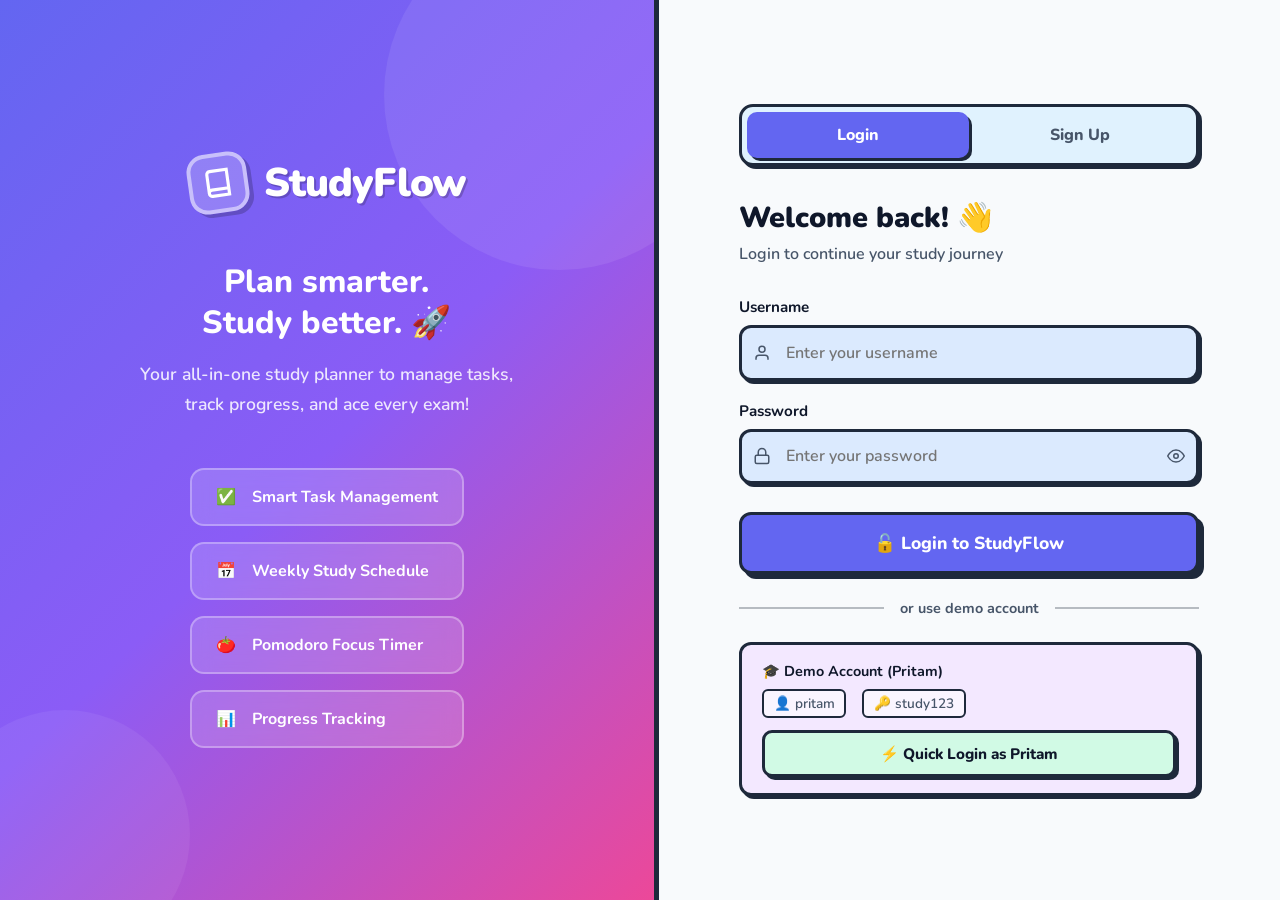
<file: index.html>
<!DOCTYPE html>
<html lang="en">
<head>
    <meta charset="UTF-8">
    <meta name="viewport" content="width=device-width, initial-scale=1.0">
    <title>StudyFlow – Plan smarter. Study better.</title>
    <link rel="stylesheet" href="style.css">
    <script>
        // Auth guard — redirect to login if no session
        if (!localStorage.getItem('studyflow_session')) {
            window.location.replace('login.html');
        }
    </script>
</head>
<body>
    <div class="app-container">
        <!-- Sidebar Navigation -->
        <nav class="sidebar" id="sidebar">
            <div class="logo">
                <div class="logo-icon">
                    <svg width="24" height="24" viewBox="0 0 24 24" fill="none" stroke="currentColor" stroke-width="2" stroke-linecap="round" stroke-linejoin="round"><path d="M4 19.5v-15A2.5 2.5 0 0 1 6.5 2H20v20H6.5a2.5 2.5 0 0 1 0-5H20"/></svg>
                </div>
                <h2>StudyFlow</h2>
                <button class="mobile-close" id="mobileCloseBtn">
                    <svg width="24" height="24" viewBox="0 0 24 24" fill="none" stroke="currentColor" stroke-width="2"><path d="M18 6 6 18M6 6l12 12"/></svg>
                </button>
            </div>
            <ul class="nav-links">
                <li><a href="#" data-target="dashboard" class="active">
                    <svg width="20" height="20" viewBox="0 0 24 24" fill="none" stroke="currentColor" stroke-width="2"><path d="m3 9 9-7 9 7v11a2 2 0 0 1-2 2H5a2 2 0 0 1-2-2z"/><polyline points="9 22 9 12 15 12 15 22"/></svg>
                    Dashboard
                </a></li>
                <li><a href="#" data-target="tasks">
                    <svg width="20" height="20" viewBox="0 0 24 24" fill="none" stroke="currentColor" stroke-width="2"><path d="M12 20h9"/><path d="M16.5 3.5a2.121 2.121 0 0 1 3 3L7 19l-4 1 1-4L16.5 3.5z"/></svg>
                    Tasks
                </a></li>
                <li><a href="#" data-target="subjects">
                    <svg width="20" height="20" viewBox="0 0 24 24" fill="none" stroke="currentColor" stroke-width="2"><path d="M4 19.5v-15A2.5 2.5 0 0 1 6.5 2H20v20H6.5a2.5 2.5 0 0 1 0-5H20"/></svg>
                    Subjects
                </a></li>
                <li><a href="#" data-target="schedule">
                    <svg width="20" height="20" viewBox="0 0 24 24" fill="none" stroke="currentColor" stroke-width="2"><rect x="3" y="4" width="18" height="18" rx="2" ry="2"/><line x1="16" y1="2" x2="16" y2="6"/><line x1="8" y1="2" x2="8" y2="6"/><line x1="3" y1="10" x2="21" y2="10"/></svg>
                    Schedule
                </a></li>
                <li><a href="#" data-target="pomodoro">
                    <svg width="20" height="20" viewBox="0 0 24 24" fill="none" stroke="currentColor" stroke-width="2"><circle cx="12" cy="12" r="10"/><polyline points="12 6 12 12 16 14"/></svg>
                    Pomodoro
                </a></li>
                <li><a href="#" data-target="progress">
                    <svg width="20" height="20" viewBox="0 0 24 24" fill="none" stroke="currentColor" stroke-width="2"><polyline points="22 12 18 12 15 21 9 3 6 12 2 12"/></svg>
                    Progress
                </a></li>
                <li><a href="#" data-target="settings">
                    <svg width="20" height="20" viewBox="0 0 24 24" fill="none" stroke="currentColor" stroke-width="2"><circle cx="12" cy="12" r="3"/><path d="M19.4 15a1.65 1.65 0 0 0 .33 1.82l.06.06a2 2 0 0 1 0 2.83 2 2 0 0 1-2.83 0l-.06-.06a1.65 1.65 0 0 0-1.82-.33 1.65 1.65 0 0 0-1 1.51V21a2 2 0 0 1-2 2 2 2 0 0 1-2-2v-.09A1.65 1.65 0 0 0 9 19.4a1.65 1.65 0 0 0-1.82.33l-.06.06a2 2 0 0 1-2.83 0 2 2 0 0 1 0-2.83l.06-.06a1.65 1.65 0 0 0 .33-1.82 1.65 1.65 0 0 0-1.51-1H3a2 2 0 0 1-2-2 2 2 0 0 1 2-2h.09A1.65 1.65 0 0 0 4.6 9a1.65 1.65 0 0 0-.33-1.82l-.06-.06a2 2 0 0 1 0-2.83 2 2 0 0 1 2.83 0l.06.06a1.65 1.65 0 0 0 1.82.33H9a1.65 1.65 0 0 0 1-1.51V3a2 2 0 0 1 2-2 2 2 0 0 1 2 2v.09a1.65 1.65 0 0 0 1 1.51 1.65 1.65 0 0 0 1.82-.33l.06-.06a2 2 0 0 1 2.83 0 2 2 0 0 1 0 2.83l-.06.06a1.65 1.65 0 0 0-.33 1.82V9a1.65 1.65 0 0 0 1.51 1H21a2 2 0 0 1 2 2 2 2 0 0 1-2 2h-.09a1.65 1.65 0 0 0-1.51 1z"/></svg>
                    Settings
                </a></li>
            </ul>
        </nav>

        <!-- Main Content -->
        <main class="main-content">
            <header class="top-header">
                <button class="mobile-menu-btn" id="mobileMenuBtn">
                    <svg width="24" height="24" viewBox="0 0 24 24" fill="none" stroke="currentColor" stroke-width="2"><line x1="3" y1="12" x2="21" y2="12"/><line x1="3" y1="6" x2="21" y2="6"/><line x1="3" y1="18" x2="21" y2="18"/></svg>
                </button>
                <div class="header-title" id="headerTitle">Dashboard</div>
                <div class="header-actions">
                    <button class="btn btn-primary add-new-btn" id="headerAddBtn">+ New Task</button>
                    <div class="user-profile">
                        <div class="avatar" id="userAvatar">P</div>
                    </div>
                    <button class="btn btn-outline" id="logoutBtn" title="Logout" style="padding:0.5rem 1rem;font-size:0.9rem;">
                        <svg width="16" height="16" viewBox="0 0 24 24" fill="none" stroke="currentColor" stroke-width="2"><path d="M9 21H5a2 2 0 0 1-2-2V5a2 2 0 0 1 2-2h4"/><polyline points="16 17 21 12 16 7"/><line x1="21" y1="12" x2="9" y2="12"/></svg>
                        Logout
                    </button>
                </div>
            </header>

            <div class="page-container">
                
                <!-- Dashboard Section -->
                <section id="dashboard" class="page active">
                    <div class="welcome-banner">
                        <div class="welcome-text">
                            <h1 id="welcomeGreeting">Welcome Pritam ✨</h1>
                            <p>Ready to make progress today? Let's crush those goals!</p>
                        </div>
                        <div class="current-date" id="currentDateDisplay"></div>
                    </div>

                    <div class="stats-grid">
                        <div class="stat-card">
                            <div class="stat-icon bg-blue">
                                <svg width="20" height="20" viewBox="0 0 24 24" fill="none" stroke="currentColor" stroke-width="2"><path d="M12 20h9"/><path d="M16.5 3.5a2.121 2.121 0 0 1 3 3L7 19l-4 1 1-4L16.5 3.5z"/></svg>
                            </div>
                            <div class="stat-info">
                                <h3>Today's Tasks</h3>
                                <p class="stat-value" id="statTodayTasks">0</p>
                            </div>
                        </div>
                        <div class="stat-card">
                            <div class="stat-icon bg-green">
                                <svg width="20" height="20" viewBox="0 0 24 24" fill="none" stroke="currentColor" stroke-width="2"><path d="M22 11.08V12a10 10 0 1 1-5.93-9.14"/><polyline points="22 4 12 14.01 9 11.01"/></svg>
                            </div>
                            <div class="stat-info">
                                <h3>Completed</h3>
                                <p class="stat-value" id="statCompletedTasks">0</p>
                            </div>
                        </div>
                        <div class="stat-card">
                            <div class="stat-icon bg-purple">
                                <svg width="20" height="20" viewBox="0 0 24 24" fill="none" stroke="currentColor" stroke-width="2"><circle cx="12" cy="12" r="10"/><polyline points="12 6 12 12 16 14"/></svg>
                            </div>
                            <div class="stat-info">
                                <h3>Pomodoro Sessions</h3>
                                <p class="stat-value" id="statPomodoroSessions">0</p>
                            </div>
                        </div>
                        <div class="stat-card">
                            <div class="stat-icon bg-orange">
                                <svg width="20" height="20" viewBox="0 0 24 24" fill="none" stroke="currentColor" stroke-width="2"><polyline points="22 12 18 12 15 21 9 3 6 12 2 12"/></svg>
                            </div>
                            <div class="stat-info">
                                <h3>Progress</h3>
                                <p class="stat-value" id="statProgressPercent">0%</p>
                            </div>
                        </div>
                    </div>

                    <div class="dashboard-grid">
                        <div class="dashboard-card">
                            <div class="card-header">
                                <h2>Recent Tasks</h2>
                                <button class="btn btn-text" onclick="navigateTo('tasks')">View All</button>
                            </div>
                            <div class="task-list" id="dashboardTaskList">
                                <!-- Tasks will be injected here -->
                            </div>
                        </div>
                        <div class="dashboard-card">
                            <div class="card-header">
                                <h2>Today's Schedule</h2>
                                <button class="btn btn-text" onclick="navigateTo('schedule')">View All</button>
                            </div>
                            <div class="schedule-list" id="dashboardScheduleList">
                                <!-- Schedule will be injected here -->
                            </div>
                        </div>
                    </div>
                </section>

                <!-- Tasks Section -->
                <section id="tasks" class="page">
                    <div class="section-header">
                        <div class="search-filter-bar">
                            <div class="search-box">
                                <svg width="18" height="18" viewBox="0 0 24 24" fill="none" stroke="currentColor" stroke-width="2"><circle cx="11" cy="11" r="8"/><line x1="21" y1="21" x2="16.65" y2="16.65"/></svg>
                                <input type="text" id="taskSearchInput" placeholder="Search tasks...">
                            </div>
                            <div class="filter-box">
                                <select id="taskFilterStatus">
                                    <option value="all">All Status</option>
                                    <option value="pending">Pending</option>
                                    <option value="completed">Completed</option>
                                </select>
                                <select id="taskFilterSubject">
                                    <option value="all">All Subjects</option>
                                    <!-- Subjects injected dynamically -->
                                </select>
                            </div>
                        </div>
                        <button class="btn btn-primary" id="openTaskModalBtn">+ Add Task</button>
                    </div>
                    
                    <div class="tasks-container">
                        <div class="tasks-column">
                            <h3>Pending</h3>
                            <div class="task-list" id="pendingTaskList"></div>
                        </div>
                        <div class="tasks-column">
                            <h3>Completed</h3>
                            <div class="task-list" id="completedTaskList"></div>
                        </div>
                    </div>
                </section>

                <!-- Subjects Section -->
                <section id="subjects" class="page">
                    <div class="section-header">
                        <h2>My Subjects</h2>
                        <button class="btn btn-primary" id="openSubjectModalBtn">+ Add Subject</button>
                    </div>
                    <div class="subjects-grid" id="subjectsGrid">
                        <!-- Subject cards injected here -->
                    </div>
                </section>

                <!-- Schedule Section -->
                <section id="schedule" class="page">
                    <div class="section-header">
                        <h2>Weekly Schedule</h2>
                        <button class="btn btn-primary" id="openScheduleModalBtn">+ Add Class/Study</button>
                    </div>
                    <div class="schedule-container">
                        <div class="days-nav" id="scheduleDaysNav">
                            <button class="day-btn active" data-day="Monday">Mon</button>
                            <button class="day-btn" data-day="Tuesday">Tue</button>
                            <button class="day-btn" data-day="Wednesday">Wed</button>
                            <button class="day-btn" data-day="Thursday">Thu</button>
                            <button class="day-btn" data-day="Friday">Fri</button>
                            <button class="day-btn" data-day="Saturday">Sat</button>
                            <button class="day-btn" data-day="Sunday">Sun</button>
                        </div>
                        <div class="schedule-timeline" id="scheduleTimeline">
                            <!-- Schedule items injected here -->
                        </div>
                    </div>
                </section>

                <!-- Pomodoro Section -->
                <section id="pomodoro" class="page">
                    <div class="pomodoro-container">
                        <div class="pomodoro-tabs">
                            <button class="pomo-tab active" data-mode="study">Study (25m)</button>
                            <button class="pomo-tab" data-mode="shortBreak">Short Break (5m)</button>
                            <button class="pomo-tab" data-mode="longBreak">Long Break (15m)</button>
                        </div>
                        
                        <div class="timer-display">
                            <div class="timer-circle">
                                <svg class="progress-ring" width="300" height="300">
                                    <circle class="progress-ring__circle-bg" stroke="var(--border-color)" stroke-width="12" fill="transparent" r="140" cx="150" cy="150"/>
                                    <circle class="progress-ring__circle" id="timerProgress" stroke="var(--primary-color)" stroke-width="12" fill="transparent" r="140" cx="150" cy="150"/>
                                </svg>
                                <div class="timer-text" id="timerDisplay">25:00</div>
                            </div>
                        </div>
                        
                        <div class="timer-controls">
                            <button class="btn btn-lg btn-outline" id="resetTimerBtn">Reset</button>
                            <button class="btn btn-lg btn-primary" id="startTimerBtn">Start</button>
                        </div>
                        
                        <div class="pomodoro-stats">
                            <p>Sessions Completed Today: <strong id="pomoSessionCount">0</strong></p>
                        </div>
                    </div>
                </section>

                <!-- Progress Section -->
                <section id="progress" class="page">
                    <div class="section-header">
                        <h2>Learning Progress</h2>
                    </div>
                    
                    <div class="progress-overview-cards">
                        <div class="prog-card">
                            <h3>Total Tasks Completed</h3>
                            <div class="big-number" id="progTotalCompleted">0</div>
                        </div>
                        <div class="prog-card">
                            <h3>Completion Rate</h3>
                            <div class="big-number" id="progCompletionRate">0%</div>
                            <div class="simple-progress-bar">
                                <div class="simple-progress-fill" id="progCompletionBar" style="width: 0%"></div>
                            </div>
                        </div>
                        <div class="prog-card">
                            <h3>Total Focus Time</h3>
                            <div class="big-number" id="progFocusTime">0<span class="unit">h</span> 0<span class="unit">m</span></div>
                        </div>
                    </div>

                    <div class="dashboard-card mt-4">
                        <div class="card-header">
                            <h2>Subject Progress (Completed Tasks)</h2>
                        </div>
                        <div class="subject-progress-list" id="subjectProgressList">
                            <!-- Injected dynamically -->
                        </div>
                    </div>
                </section>

                <!-- Settings Section -->
                <section id="settings" class="page">
                    <div class="section-header">
                        <h2>Settings</h2>
                    </div>
                    
                    <div class="settings-container">
                        <div class="settings-group">
                            <h3>Appearance</h3>
                            <div class="setting-item">
                                <div>
                                    <h4>Theme</h4>
                                    <p>Choose between light and dark mode</p>
                                </div>
                                <div class="toggle-switch">
                                    <input type="checkbox" id="themeToggle">
                                    <label for="themeToggle"></label>
                                </div>
                            </div>
                        </div>
                        
                        <div class="settings-group">
                            <h3>Notifications</h3>
                            <div class="setting-item">
                                <div>
                                    <h4>Timer Notifications</h4>
                                    <p>Get alerted when Pomodoro timer ends</p>
                                </div>
                                <div class="toggle-switch">
                                    <input type="checkbox" id="notificationToggle" checked>
                                    <label for="notificationToggle"></label>
                                </div>
                            </div>
                        </div>
                        
                        <div class="settings-group danger-zone">
                            <h3>Danger Zone</h3>
                            <div class="setting-item">
                                <div>
                                    <h4>Clear All Data</h4>
                                    <p>Permanently delete all tasks, subjects, and schedule</p>
                                </div>
                                <button class="btn btn-danger" id="clearDataBtn">Clear Data</button>
                            </div>
                        </div>
                    </div>
                </section>
                
            </div>
        </main>
    </div>

    <!-- Modals -->
    
    <!-- Task Modal -->
    <div class="modal-overlay" id="taskModal">
        <div class="modal-content">
            <div class="modal-header">
                <h3 id="taskModalTitle">Add New Task</h3>
                <button class="close-modal"><svg width="24" height="24" viewBox="0 0 24 24" fill="none" stroke="currentColor" stroke-width="2"><line x1="18" y1="6" x2="6" y2="18"/><line x1="6" y1="6" x2="18" y2="18"/></svg></button>
            </div>
            <div class="modal-body">
                <form id="taskForm">
                    <input type="hidden" id="taskId">
                    <div class="form-group">
                        <label for="taskTitle">Task Title *</label>
                        <input type="text" id="taskTitle" required placeholder="What do you need to study?">
                    </div>
                    <div class="form-row">
                        <div class="form-group">
                            <label for="taskSubject">Subject *</label>
                            <input type="text" id="taskSubject" list="taskSubjectList" placeholder="Select or type a subject..." required>
                            <datalist id="taskSubjectList">
                                <!-- Injected -->
                            </datalist>
                        </div>
                        <div class="form-group">
                            <label for="taskPriority">Priority</label>
                            <select id="taskPriority">
                                <option value="low">Low</option>
                                <option value="medium" selected>Medium</option>
                                <option value="high">High</option>
                            </select>
                        </div>
                    </div>
                    <div class="form-group">
                        <label for="taskDate">Due Date *</label>
                        <input type="date" id="taskDate" required>
                    </div>
                    <div class="modal-actions">
                        <button type="button" class="btn btn-outline cancel-modal">Cancel</button>
                        <button type="submit" class="btn btn-primary">Save Task</button>
                    </div>
                </form>
            </div>
        </div>
    </div>

    <!-- Subject Modal -->
    <div class="modal-overlay" id="subjectModal">
        <div class="modal-content">
            <div class="modal-header">
                <h3 id="subjectModalTitle">Add Subject</h3>
                <button class="close-modal"><svg width="24" height="24" viewBox="0 0 24 24" fill="none" stroke="currentColor" stroke-width="2"><line x1="18" y1="6" x2="6" y2="18"/><line x1="6" y1="6" x2="18" y2="18"/></svg></button>
            </div>
            <div class="modal-body">
                <form id="subjectForm">
                    <input type="hidden" id="subjectId">
                    <div class="form-group">
                        <label for="subjectName">Subject Name *</label>
                        <input type="text" id="subjectName" required placeholder="e.g. Data Structures">
                    </div>
                    <div class="form-group">
                        <label>Color</label>
                        <div class="color-picker" id="subjectColorPicker">
                            <div class="color-option active" data-color="#3b82f6" style="background-color: #3b82f6;"></div>
                            <div class="color-option" data-color="#10b981" style="background-color: #10b981;"></div>
                            <div class="color-option" data-color="#8b5cf6" style="background-color: #8b5cf6;"></div>
                            <div class="color-option" data-color="#f59e0b" style="background-color: #f59e0b;"></div>
                            <div class="color-option" data-color="#ef4444" style="background-color: #ef4444;"></div>
                            <div class="color-option" data-color="#ec4899" style="background-color: #ec4899;"></div>
                            <div class="color-option" data-color="#14b8a6" style="background-color: #14b8a6;"></div>
                            <div class="color-option" data-color="#64748b" style="background-color: #64748b;"></div>
                        </div>
                        <input type="hidden" id="subjectColor" value="#3b82f6">
                    </div>
                    <div class="modal-actions">
                        <button type="button" class="btn btn-outline cancel-modal">Cancel</button>
                        <button type="submit" class="btn btn-primary">Save Subject</button>
                    </div>
                </form>
            </div>
        </div>
    </div>

    <!-- Schedule Modal -->
    <div class="modal-overlay" id="scheduleModal">
        <div class="modal-content">
            <div class="modal-header">
                <h3 id="scheduleModalTitle">Add Schedule Item</h3>
                <button class="close-modal"><svg width="24" height="24" viewBox="0 0 24 24" fill="none" stroke="currentColor" stroke-width="2"><line x1="18" y1="6" x2="6" y2="18"/><line x1="6" y1="6" x2="18" y2="18"/></svg></button>
            </div>
            <div class="modal-body">
                <form id="scheduleForm" novalidate>
                    <input type="hidden" id="scheduleId">
                    <div class="form-group">
                        <label for="scheduleSubject">Subject *</label>
                        <input type="text" id="scheduleSubject" list="scheduleSubjectList" placeholder="Select or type a subject..." required>
                        <datalist id="scheduleSubjectList">
                            <!-- Injected -->
                        </datalist>
                    </div>
                    <div class="form-group">
                        <label for="scheduleDay">Day *</label>
                        <select id="scheduleDay" required>
                            <option value="Monday">Monday</option>
                            <option value="Tuesday">Tuesday</option>
                            <option value="Wednesday">Wednesday</option>
                            <option value="Thursday">Thursday</option>
                            <option value="Friday">Friday</option>
                            <option value="Saturday">Saturday</option>
                            <option value="Sunday">Sunday</option>
                        </select>
                    </div>
                    <div class="form-row">
                        <div class="form-group">
                            <label>Start Time *</label>
                            <div class="time-picker-group" id="startTimePicker">
                                <select id="scheduleStartHour">
                                    <option value="">HH</option>
                                    <option>01</option><option>02</option><option>03</option>
                                    <option>04</option><option>05</option><option>06</option>
                                    <option>07</option><option>08</option><option>09</option>
                                    <option>10</option><option>11</option><option>12</option>
                                </select>
                                <span class="time-colon">:</span>
                                <select id="scheduleStartMin">
                                    <option value="">MM</option>
                                    <option>00</option><option>15</option>
                                    <option>30</option><option>45</option>
                                </select>
                                <select id="scheduleStartPeriod">
                                    <option>AM</option>
                                    <option>PM</option>
                                </select>
                            </div>
                        </div>
                        <div class="form-group">
                            <label>End Time *</label>
                            <div class="time-picker-group" id="endTimePicker">
                                <select id="scheduleEndHour">
                                    <option value="">HH</option>
                                    <option>01</option><option>02</option><option>03</option>
                                    <option>04</option><option>05</option><option>06</option>
                                    <option>07</option><option>08</option><option>09</option>
                                    <option>10</option><option>11</option><option>12</option>
                                </select>
                                <span class="time-colon">:</span>
                                <select id="scheduleEndMin">
                                    <option value="">MM</option>
                                    <option>00</option><option>15</option>
                                    <option>30</option><option>45</option>
                                </select>
                                <select id="scheduleEndPeriod">
                                    <option>AM</option>
                                    <option>PM</option>
                                </select>
                            </div>
                        </div>
                    </div>
                    <div class="form-group">
                        <label for="scheduleTopic">Topic / Notes</label>
                        <input type="text" id="scheduleTopic" placeholder="e.g. Arrays and Strings">
                    </div>
                    <div class="modal-actions">
                        <button type="button" class="btn btn-outline cancel-modal">Cancel</button>
                        <button type="submit" class="btn btn-primary">Save Schedule</button>
                    </div>
                </form>
            </div>
        </div>
    </div>

    <!-- Toast Notification -->
    <div class="toast-container" id="toastContainer"></div>

    <script src="script.js"></script>
</body>
</html>
</file>
<file: style.css>
@import url('https://fonts.googleapis.com/css2?family=Nunito:wght@400;600;700;800&display=swap');

/* ==========================================================================
   CSS Variables & Reset
   ========================================================================== */
:root {
    /* Calming Light Pastel Theme (Study Focused) - NO PURE WHITE */
    --bg-primary: #f8fafc; /* very soft slate blue */
    --bg-secondary: #f1f5f9; /* soft slate */
    --text-primary: #0f172a;
    --text-secondary: #475569;
    --border-color: #1e293b; /* softer dark slate instead of harsh black */
    
    --primary-color: #6366f1; /* focus indigo */
    --primary-hover: #4f46e5;
    
    --success-color: #10b981;
    --warning-color: #f59e0b;
    --danger-color: #ef4444;
    --purple-color: #8b5cf6;
    
    /* 3D Shadows */
    --shadow-3d: 4px 4px 0px var(--border-color);
    --shadow-3d-sm: 2px 2px 0px var(--border-color);
    --shadow-3d-hover: 6px 6px 0px var(--border-color);
    --shadow-3d-active: 0px 0px 0px var(--border-color);
    
    --border-radius: 16px;
    --border-radius-sm: 10px;
    --border-radius-lg: 24px;
    --border-radius-full: 9999px;
    
    --transition-speed: 0.2s;
    --sidebar-width: 260px;
    
    --font-family: 'Nunito', -apple-system, BlinkMacSystemFont, 'Segoe UI', Roboto, Helvetica, Arial, sans-serif;
    
    /* Card specific backgrounds (Calm Pastels) */
    --card-bg-1: #dbeafe; /* light blue */
    --card-bg-2: #f3e8ff; /* light purple */
    --card-bg-3: #e0f2fe; /* light sky */
    --card-bg-4: #d1fae5; /* soft mint */
    --card-bg-5: #fdf2f8; /* very soft pink */
}

[data-theme="dark"] {
    --bg-primary: #0f172a; /* deep slate */
    --bg-secondary: #1e293b; 
    --text-primary: #f8fafc;
    --text-secondary: #cbd5e1;
    --border-color: #020617; /* very dark border */
    
    --primary-color: #818cf8;
    --primary-hover: #6366f1;
    
    --card-bg-1: #1e3a8a; /* deep blue */
    --card-bg-2: #312e81; /* deep indigo */
    --card-bg-3: #0f172a; /* match bg */
    --card-bg-4: #064e3b; /* deep emerald */
    --card-bg-5: #4c1d95; /* deep violet */

    --shadow-3d: 4px 4px 0px var(--border-color);
    --shadow-3d-sm: 2px 2px 0px var(--border-color);
    --shadow-3d-hover: 6px 6px 0px var(--border-color);
    --shadow-3d-active: 0px 0px 0px var(--border-color);
}

* {
    margin: 0;
    padding: 0;
    box-sizing: border-box;
}

body {
    font-family: var(--font-family);
    background-color: var(--bg-primary);
    color: var(--text-primary);
    line-height: 1.5;
    transition: background-color var(--transition-speed), color var(--transition-speed);
    overflow: hidden; /* App-like feel */
}

/* ==========================================================================
   Typography & Utilities
   ========================================================================== */
h1, h2, h3, h4 {
    font-weight: 800;
    color: var(--text-primary);
    margin-bottom: 0.5rem;
    letter-spacing: -0.5px;
}

.mt-4 { margin-top: 1rem; }
.mb-4 { margin-bottom: 1rem; }

/* ==========================================================================
   Layout
   ========================================================================== */
.app-container {
    display: flex;
    height: 100vh;
    width: 100vw;
}

/* ==========================================================================
   Sidebar
   ========================================================================== */
.sidebar {
    width: var(--sidebar-width);
    background-color: var(--bg-secondary);
    border-right: 4px solid var(--border-color);
    display: flex;
    flex-direction: column;
    padding: 1.5rem 0;
    transition: all var(--transition-speed);
    z-index: 50;
}

.logo {
    display: flex;
    align-items: center;
    gap: 0.75rem;
    padding: 0 1.5rem;
    margin-bottom: 2rem;
}

.logo-icon {
    width: 40px;
    height: 40px;
    background-color: var(--primary-color);
    border: 3px solid var(--border-color);
    box-shadow: var(--shadow-3d-sm);
    color: white;
    border-radius: 12px;
    display: flex;
    align-items: center;
    justify-content: center;
    transform: rotate(-5deg);
}

.logo h2 {
    margin: 0;
    font-size: 1.5rem;
    font-weight: 800;
    color: var(--border-color);
    text-shadow: 1px 1px 0px var(--primary-color);
}
[data-theme="dark"] .logo h2 {
    color: var(--text-primary);
}

.nav-links {
    list-style: none;
    display: flex;
    flex-direction: column;
    gap: 0.5rem;
    padding: 0 1rem;
}

.nav-links a {
    display: flex;
    align-items: center;
    gap: 1rem;
    padding: 0.85rem 1.25rem;
    color: var(--text-secondary);
    text-decoration: none;
    border-radius: var(--border-radius-sm);
    font-weight: 700;
    font-size: 1.05rem;
    border: 3px solid transparent;
    transition: all 0.15s;
}

.nav-links a:hover {
    background-color: var(--card-bg-3);
    border: 3px solid var(--border-color);
    color: var(--text-primary);
    transform: translateX(4px);
    box-shadow: var(--shadow-3d-sm);
}

.nav-links a.active {
    background-color: var(--primary-color);
    color: white;
    border: 3px solid var(--border-color);
    box-shadow: var(--shadow-3d-sm);
}
[data-theme="dark"] .nav-links a.active { color: var(--border-color); }

.mobile-close {
    display: none;
    background: var(--card-bg-5);
    border: 3px solid var(--border-color);
    border-radius: 50%;
    width: 36px; height: 36px;
    color: var(--border-color);
    cursor: pointer;
    margin-left: auto;
    font-weight: bold;
    box-shadow: var(--shadow-3d-sm);
}

/* ==========================================================================
   Main Content & Header
   ========================================================================== */
.main-content {
    flex: 1;
    display: flex;
    flex-direction: column;
    overflow: hidden;
}

.top-header {
    height: 80px;
    background-color: var(--card-bg-1);
    border-bottom: 4px solid var(--border-color);
    display: flex;
    align-items: center;
    justify-content: space-between;
    padding: 0 2rem;
}

.mobile-menu-btn {
    display: none;
    background: var(--card-bg-2);
    border: 3px solid var(--border-color);
    box-shadow: var(--shadow-3d-sm);
    border-radius: var(--border-radius-sm);
    padding: 0.5rem;
    color: var(--border-color);
    cursor: pointer;
}

.header-title {
    font-size: 1.5rem;
    font-weight: 800;
    color: var(--border-color);
}
[data-theme="dark"] .header-title { color: var(--text-primary); }

.header-actions {
    display: flex;
    align-items: center;
    gap: 1.5rem;
}

.user-profile .avatar {
    width: 44px;
    height: 44px;
    border-radius: 12px;
    background-color: var(--card-bg-4);
    border: 3px solid var(--border-color);
    box-shadow: var(--shadow-3d-sm);
    color: var(--border-color);
    display: flex;
    align-items: center;
    justify-content: center;
    font-weight: 800;
    font-size: 1.2rem;
    transform: rotate(5deg);
}

.page-container {
    flex: 1;
    overflow-y: auto;
    padding: 2.5rem;
}

.page {
    display: none;
    animation: bounceIn 0.4s cubic-bezier(0.175, 0.885, 0.32, 1.275);
}

.page.active {
    display: block;
}

@keyframes bounceIn {
    0% { opacity: 0; transform: scale(0.95) translateY(10px); }
    100% { opacity: 1; transform: scale(1) translateY(0); }
}

/* ==========================================================================
   Buttons
   ========================================================================== */
.btn {
    display: inline-flex;
    align-items: center;
    justify-content: center;
    padding: 0.6rem 1.25rem;
    border-radius: var(--border-radius-sm);
    font-weight: 800;
    cursor: pointer;
    transition: all 0.1s;
    border: 3px solid var(--border-color);
    box-shadow: var(--shadow-3d);
    font-family: inherit;
    font-size: 1rem;
    gap: 0.5rem;
}

.btn-lg {
    padding: 0.85rem 1.75rem;
    font-size: 1.1rem;
}

.btn-primary {
    background-color: var(--primary-color);
    color: white;
}
[data-theme="dark"] .btn-primary { color: var(--border-color); }

.btn-primary:hover {
    background-color: var(--primary-hover);
    transform: translateY(-2px);
    box-shadow: var(--shadow-3d-hover);
}

.btn-primary:active, .btn-outline:active, .btn-danger:active {
    transform: translate(2px, 2px);
    box-shadow: var(--shadow-3d-active);
}

.btn-outline {
    background-color: var(--card-bg-2);
    color: var(--border-color);
}
[data-theme="dark"] .btn-outline { color: var(--text-primary); }

.btn-outline:hover {
    background-color: var(--card-bg-3);
    transform: translateY(-2px);
    box-shadow: var(--shadow-3d-hover);
}

.btn-text {
    background: none;
    color: var(--primary-color);
    padding: 0;
    border: none;
    box-shadow: none;
}

.btn-text:hover {
    text-decoration: underline;
    transform: none;
    box-shadow: none;
}
.btn-text:active {
    transform: none;
    box-shadow: none;
}

.btn-danger {
    background-color: var(--danger-color);
    color: white;
}
[data-theme="dark"] .btn-danger { color: var(--border-color); }

.btn-danger:hover {
    background-color: #dc2626;
    transform: translateY(-2px);
    box-shadow: var(--shadow-3d-hover);
}

.btn-icon {
    width: 36px;
    height: 36px;
    padding: 0;
    display: inline-flex;
    align-items: center;
    justify-content: center;
    border-radius: var(--border-radius-sm);
    background: var(--card-bg-5);
    color: var(--border-color);
    border: 3px solid var(--border-color);
    box-shadow: var(--shadow-3d-sm);
    cursor: pointer;
    transition: all 0.1s;
}
[data-theme="dark"] .btn-icon { color: var(--text-primary); }

.btn-icon:hover {
    background-color: var(--card-bg-1);
    transform: translateY(-2px);
    box-shadow: var(--shadow-3d);
}
.btn-icon:active {
    transform: translate(2px, 2px);
    box-shadow: var(--shadow-3d-active);
}

.btn-icon.danger {
    background-color: var(--card-bg-2);
}
.btn-icon.danger:hover {
    background-color: var(--danger-color);
    color: white;
}

/* ==========================================================================
   Forms & Inputs
   ========================================================================== */
.form-group {
    margin-bottom: 1.25rem;
}

.form-row {
    display: flex;
    gap: 1.5rem;
}
.form-row .form-group {
    flex: 1;
}

label {
    display: block;
    font-size: 1rem;
    font-weight: 700;
    color: var(--text-primary);
    margin-bottom: 0.5rem;
}

input[type="text"],
input[type="date"],
input[type="time"],
select {
    width: 100%;
    padding: 0.75rem 1rem;
    border-radius: var(--border-radius-sm);
    border: 3px solid var(--border-color);
    background-color: var(--card-bg-1);
    color: var(--border-color);
    font-family: inherit;
    font-size: 1rem;
    font-weight: 600;
    box-shadow: var(--shadow-3d-sm);
    transition: all 0.1s;
}
[data-theme="dark"] input[type="text"],
[data-theme="dark"] input[type="date"],
[data-theme="dark"] input[type="time"],
[data-theme="dark"] select {
    color: var(--text-primary);
}

input[type="text"]:focus,
select:focus {
    outline: none;
    background-color: var(--card-bg-4);
    transform: translate(2px, 2px);
    box-shadow: var(--shadow-3d-active);
}

/* Time & Date inputs must NOT have transform — it breaks native pickers */
input[type="time"]:focus,
input[type="date"]:focus {
    outline: none;
    background-color: var(--card-bg-4);
    box-shadow: var(--shadow-3d-active);
}

/* Custom Time Picker */
.time-picker-group {
    display: flex;
    align-items: center;
    gap: 0.4rem;
    background-color: var(--card-bg-1);
    border: 3px solid var(--border-color);
    border-radius: var(--border-radius-sm);
    padding: 0.4rem 0.75rem;
    box-shadow: var(--shadow-3d-sm);
}
.time-picker-group select {
    border: none;
    box-shadow: none;
    background: transparent;
    padding: 0.3rem 0.25rem;
    font-size: 1rem;
    font-weight: 700;
    width: auto;
    cursor: pointer;
}
.time-picker-group select:focus {
    transform: none;
    box-shadow: none;
    background: var(--card-bg-4);
    border-radius: 6px;
}
.time-colon {
    font-weight: 800;
    font-size: 1.2rem;
    color: var(--text-primary);
    margin: 0 -0.1rem;
}

.search-filter-bar {
    display: flex;
    gap: 1.5rem;
    margin-bottom: 2rem;
    flex-wrap: wrap;
}

.search-box {
    position: relative;
    flex: 1;
    min-width: 250px;
}

.search-box svg {
    position: absolute;
    left: 14px;
    top: 50%;
    transform: translateY(-50%);
    color: var(--border-color);
    z-index: 10;
}
[data-theme="dark"] .search-box svg { color: var(--text-primary); }

.search-box input {
    padding-left: 2.75rem;
    background-color: var(--card-bg-2);
}

.filter-box {
    display: flex;
    gap: 1rem;
}
.filter-box select {
    background-color: var(--card-bg-3);
    cursor: pointer;
}

/* ==========================================================================
   Dashboard Section
   ========================================================================== */
.welcome-banner {
    display: flex;
    justify-content: space-between;
    align-items: center;
    margin-bottom: 2.5rem;
    background-color: var(--card-bg-4);
    padding: 2rem;
    border-radius: var(--border-radius);
    border: 4px solid var(--border-color);
    box-shadow: var(--shadow-3d);
}

.welcome-text p {
    color: var(--text-secondary);
    font-weight: 600;
    font-size: 1.1rem;
}

.current-date {
    font-weight: 800;
    color: var(--border-color);
    background-color: var(--card-bg-5);
    padding: 0.75rem 1.5rem;
    border-radius: var(--border-radius-full);
    border: 3px solid var(--border-color);
    box-shadow: var(--shadow-3d-sm);
    transform: rotate(2deg);
}
[data-theme="dark"] .current-date { color: var(--text-primary); }

.stats-grid {
    display: grid;
    grid-template-columns: repeat(auto-fit, minmax(220px, 1fr));
    gap: 1.5rem;
    margin-bottom: 2.5rem;
}

.stat-card {
    padding: 1.5rem;
    border-radius: var(--border-radius);
    box-shadow: var(--shadow-3d);
    display: flex;
    align-items: center;
    gap: 1.25rem;
    border: 4px solid var(--border-color);
    transition: transform 0.2s, box-shadow 0.2s;
}
.stat-card:hover {
    transform: translateY(-5px);
    box-shadow: var(--shadow-3d-hover);
}

.stat-card:nth-child(1) { background-color: var(--card-bg-1); }
.stat-card:nth-child(2) { background-color: var(--card-bg-2); }
.stat-card:nth-child(3) { background-color: var(--card-bg-3); }
.stat-card:nth-child(4) { background-color: var(--card-bg-5); }

.stat-icon {
    width: 56px;
    height: 56px;
    border-radius: var(--border-radius-sm);
    display: flex;
    align-items: center;
    justify-content: center;
    color: var(--border-color);
    border: 3px solid var(--border-color);
    box-shadow: var(--shadow-3d-sm);
    background-color: rgba(255,255,255,0.4);
}
[data-theme="dark"] .stat-icon {
    background-color: rgba(0,0,0,0.2);
    color: var(--text-primary);
}

.stat-info h3 {
    font-size: 1rem;
    color: var(--text-secondary);
    margin: 0;
    font-weight: 800;
}

.stat-value {
    font-size: 2rem;
    font-weight: 800;
    color: var(--text-primary);
    line-height: 1.2;
}

.dashboard-grid {
    display: grid;
    grid-template-columns: 1fr 1fr;
    gap: 2rem;
}

.dashboard-card {
    background-color: var(--card-bg-3);
    border-radius: var(--border-radius);
    box-shadow: var(--shadow-3d);
    border: 4px solid var(--border-color);
    display: flex;
    flex-direction: column;
    min-height: 400px;
    transition: transform 0.2s;
}
.dashboard-card:nth-child(2) {
    background-color: var(--card-bg-2);
}

.card-header {
    padding: 1.5rem;
    border-bottom: 4px solid var(--border-color);
    display: flex;
    justify-content: space-between;
    align-items: center;
    background-color: rgba(255,255,255,0.3);
}
[data-theme="dark"] .card-header { background-color: rgba(0,0,0,0.2); }

.card-header h2 {
    font-size: 1.25rem;
    margin: 0;
}

.task-list {
    padding: 1.5rem;
    display: flex;
    flex-direction: column;
    gap: 1rem;
    overflow-y: auto;
    max-height: 450px;
}

.schedule-list {
    padding: 1.5rem;
    display: flex;
    flex-direction: column;
    gap: 1rem;
}

/* ==========================================================================
   Tasks & List Items
   ========================================================================== */
.section-header {
    display: flex;
    justify-content: space-between;
    align-items: center;
    margin-bottom: 2rem;
    flex-wrap: wrap;
    gap: 1.5rem;
}

.tasks-container {
    display: grid;
    grid-template-columns: 1fr 1fr;
    gap: 2rem;
}

.tasks-column {
    background-color: var(--card-bg-1);
    border-radius: var(--border-radius);
    border: 4px solid var(--border-color);
    padding: 1.5rem;
    box-shadow: var(--shadow-3d);
}
.tasks-column:nth-child(2) {
    background-color: var(--card-bg-4);
}

.tasks-column h3 {
    margin-bottom: 1.5rem;
    padding-bottom: 1rem;
    border-bottom: 4px solid var(--border-color);
    font-size: 1.5rem;
}

.task-item {
    background-color: rgba(255,255,255,0.7);
    border: 3px solid var(--border-color);
    border-radius: var(--border-radius-sm);
    padding: 1.25rem;
    display: flex;
    align-items: flex-start;
    gap: 1rem;
    box-shadow: var(--shadow-3d-sm);
    transition: all 0.2s;
    margin-bottom: 1rem;
}
[data-theme="dark"] .task-item { background-color: rgba(0,0,0,0.3); }

.task-item:hover {
    transform: translateY(-3px);
    box-shadow: var(--shadow-3d);
}

.task-checkbox {
    appearance: none;
    width: 28px;
    height: 28px;
    border: 3px solid var(--border-color);
    border-radius: 8px;
    cursor: pointer;
    position: relative;
    margin-top: 0.1rem;
    transition: all 0.1s;
    background-color: var(--bg-primary);
    box-shadow: inset 2px 2px 0px rgba(0,0,0,0.1);
}

.task-checkbox:checked {
    background-color: var(--success-color);
}

.task-checkbox:checked::after {
    content: '';
    position: absolute;
    left: 8px;
    top: 3px;
    width: 6px;
    height: 12px;
    border: solid white;
    border-width: 0 3px 3px 0;
    transform: rotate(45deg);
}

.task-content {
    flex: 1;
}

.task-title {
    font-weight: 800;
    font-size: 1.1rem;
    margin-bottom: 0.5rem;
    color: var(--text-primary);
}

.task-item.completed .task-title {
    text-decoration: line-through;
    opacity: 0.6;
}

.task-meta {
    display: flex;
    gap: 0.75rem;
    font-size: 0.85rem;
    align-items: center;
    flex-wrap: wrap;
}

.task-badge {
    padding: 0.25rem 0.6rem;
    border-radius: var(--border-radius-full);
    font-weight: 800;
    border: 2px solid var(--border-color);
}

.badge-high { background-color: var(--card-bg-5); color: var(--border-color); }
.badge-medium { background-color: var(--card-bg-2); color: var(--border-color); }
.badge-low { background-color: var(--card-bg-4); color: var(--border-color); }
[data-theme="dark"] .badge-high, [data-theme="dark"] .badge-medium, [data-theme="dark"] .badge-low { color: var(--text-primary); }

.subject-badge {
    background-color: rgba(255,255,255,0.8);
    border: 2px solid var(--border-color);
    display: flex;
    align-items: center;
    gap: 0.4rem;
    padding: 0.2rem 0.6rem;
    border-radius: var(--border-radius-full);
    font-weight: 700;
}
[data-theme="dark"] .subject-badge { background-color: rgba(0,0,0,0.5); }

.subject-dot {
    width: 10px;
    height: 10px;
    border-radius: 50%;
    border: 2px solid var(--border-color);
}

.task-actions {
    display: flex;
    flex-direction: column;
    gap: 0.5rem;
}

/* ==========================================================================
   Subjects
   ========================================================================== */
.subjects-grid {
    display: grid;
    grid-template-columns: repeat(auto-fill, minmax(280px, 1fr));
    gap: 2rem;
}

.subject-card {
    background-color: var(--card-bg-1);
    border-radius: var(--border-radius);
    padding: 1.5rem;
    border: 4px solid var(--border-color);
    box-shadow: var(--shadow-3d);
    display: flex;
    flex-direction: column;
    justify-content: space-between;
    min-height: 180px;
    transition: transform 0.2s, box-shadow 0.2s;
    position: relative;
    overflow: hidden;
}

.subject-card::before {
    content: '';
    position: absolute;
    top: 0; left: 0; right: 0;
    height: 12px;
    background-color: var(--subject-color, var(--primary-color));
    border-bottom: 4px solid var(--border-color);
}

.subject-card:hover {
    transform: translateY(-5px) rotate(1deg);
    box-shadow: var(--shadow-3d-hover);
}

.subject-header {
    display: flex;
    justify-content: space-between;
    align-items: flex-start;
    margin-top: 0.5rem;
}
.subject-title {
    font-size: 1.4rem;
    font-weight: 800;
}

.color-picker {
    display: flex;
    gap: 0.75rem;
    flex-wrap: wrap;
    background-color: rgba(255,255,255,0.3);
    padding: 1rem;
    border-radius: var(--border-radius-sm);
    border: 3px solid var(--border-color);
}
[data-theme="dark"] .color-picker { background-color: rgba(0,0,0,0.3); }

.color-option {
    width: 36px;
    height: 36px;
    border-radius: 12px;
    cursor: pointer;
    border: 3px solid var(--border-color);
    transition: transform 0.2s, box-shadow 0.1s;
    box-shadow: var(--shadow-3d-sm);
}
.color-option:hover {
    transform: translateY(-2px);
}
.color-option.active {
    transform: scale(1.1) translateY(-2px);
    box-shadow: var(--shadow-3d-hover);
}

/* ==========================================================================
   Schedule
   ========================================================================== */
.schedule-container {
    background-color: var(--card-bg-5);
    border-radius: var(--border-radius);
    border: 4px solid var(--border-color);
    box-shadow: var(--shadow-3d);
    overflow: hidden;
}

.days-nav {
    display: flex;
    border-bottom: 4px solid var(--border-color);
    overflow-x: auto;
    background-color: rgba(255,255,255,0.4);
}
[data-theme="dark"] .days-nav { background-color: rgba(0,0,0,0.3); }

.day-btn {
    flex: 1;
    padding: 1.25rem 1rem;
    background: none;
    border: none;
    border-right: 4px solid var(--border-color);
    color: var(--text-secondary);
    font-weight: 800;
    cursor: pointer;
    transition: all 0.2s;
    min-width: 100px;
    font-size: 1.1rem;
}
.day-btn:last-child {
    border-right: none;
}

.day-btn:hover {
    background-color: rgba(255,255,255,0.6);
}
[data-theme="dark"] .day-btn:hover { background-color: rgba(0,0,0,0.4); }

.day-btn.active {
    background-color: var(--primary-color);
    color: white;
}
[data-theme="dark"] .day-btn.active { color: var(--border-color); }

.schedule-timeline {
    padding: 2rem;
    min-height: 350px;
}

.schedule-item {
    display: flex;
    gap: 2rem;
    padding: 1.5rem 0;
    border-bottom: 3px dashed var(--border-color);
}
.schedule-item:last-child {
    border-bottom: none;
}

.schedule-time {
    min-width: 120px;
    font-weight: 800;
    color: var(--text-primary);
    display: flex;
    flex-direction: column;
    font-size: 1.1rem;
    background-color: rgba(255,255,255,0.6);
    padding: 1rem;
    border-radius: var(--border-radius-sm);
    border: 3px solid var(--border-color);
    box-shadow: var(--shadow-3d-sm);
    align-items: center;
    justify-content: center;
}
[data-theme="dark"] .schedule-time { background-color: rgba(0,0,0,0.4); }

.schedule-card {
    flex: 1;
    background-color: rgba(255,255,255,0.8);
    padding: 1.5rem;
    border-radius: var(--border-radius-sm);
    border: 3px solid var(--border-color);
    border-left: 12px solid var(--subject-color, var(--primary-color));
    display: flex;
    justify-content: space-between;
    align-items: center;
    box-shadow: var(--shadow-3d-sm);
    transition: transform 0.2s;
}
[data-theme="dark"] .schedule-card { background-color: rgba(0,0,0,0.5); }

.schedule-card:hover {
    transform: translateX(5px);
}

.schedule-info h4 {
    margin-bottom: 0.5rem;
    font-size: 1.3rem;
}
.schedule-info p {
    font-size: 1rem;
    font-weight: 600;
    color: var(--text-secondary);
}

/* ==========================================================================
   Pomodoro
   ========================================================================== */
.pomodoro-container {
    background-color: var(--card-bg-2);
    border-radius: var(--border-radius);
    border: 4px solid var(--border-color);
    padding: 3rem;
    max-width: 650px;
    margin: 0 auto;
    text-align: center;
    box-shadow: var(--shadow-3d);
}

.pomodoro-tabs {
    display: flex;
    justify-content: center;
    gap: 1rem;
    margin-bottom: 2.5rem;
}

.pomo-tab {
    background: var(--card-bg-3);
    border: 3px solid var(--border-color);
    box-shadow: var(--shadow-3d-sm);
    padding: 0.75rem 1.5rem;
    border-radius: var(--border-radius-full);
    cursor: pointer;
    font-weight: 800;
    color: var(--text-primary);
    transition: all 0.1s;
    font-size: 1rem;
}

.pomo-tab:hover {
    transform: translateY(-2px);
    box-shadow: var(--shadow-3d);
}

.pomo-tab.active {
    background-color: var(--primary-color);
    color: white;
    transform: translateY(-2px);
    box-shadow: var(--shadow-3d);
}
[data-theme="dark"] .pomo-tab.active { color: var(--border-color); }

.timer-display {
    position: relative;
    width: 320px;
    height: 320px;
    margin: 0 auto 3rem;
    background-color: rgba(255,255,255,0.5);
    border-radius: 50%;
    border: 4px solid var(--border-color);
    box-shadow: var(--shadow-3d);
}
[data-theme="dark"] .timer-display { background-color: rgba(0,0,0,0.3); }

.progress-ring {
    transform: rotate(-90deg);
}

.progress-ring__circle-bg {
    stroke: rgba(0,0,0,0.1);
}
[data-theme="dark"] .progress-ring__circle-bg { stroke: rgba(255,255,255,0.1); }

.progress-ring__circle {
    transition: stroke-dashoffset 1s linear, stroke 0.3s;
    stroke-linecap: round;
}

.timer-text {
    position: absolute;
    top: 50%;
    left: 50%;
    transform: translate(-50%, -50%);
    font-size: 5rem;
    font-weight: 800;
    color: var(--text-primary);
    font-variant-numeric: tabular-nums;
    text-shadow: 2px 2px 0px rgba(0,0,0,0.1);
}

.timer-controls {
    display: flex;
    justify-content: center;
    gap: 1.5rem;
    margin-bottom: 2.5rem;
}

.pomodoro-stats {
    padding-top: 2rem;
    border-top: 4px dashed var(--border-color);
    color: var(--text-secondary);
    font-weight: 800;
    font-size: 1.2rem;
}

/* ==========================================================================
   Progress
   ========================================================================== */
.progress-overview-cards {
    display: grid;
    grid-template-columns: repeat(auto-fit, minmax(280px, 1fr));
    gap: 2rem;
}

.prog-card {
    background-color: var(--card-bg-3);
    padding: 2rem;
    border-radius: var(--border-radius);
    border: 4px solid var(--border-color);
    box-shadow: var(--shadow-3d);
}
.prog-card:nth-child(2) { background-color: var(--card-bg-4); }
.prog-card:nth-child(3) { background-color: var(--card-bg-5); }

.prog-card h3 {
    font-size: 1.2rem;
    color: var(--text-primary);
    margin-bottom: 1.5rem;
}
.prog-card .big-number {
    font-size: 3.5rem;
    font-weight: 800;
    color: var(--text-primary);
    line-height: 1;
}
.prog-card .unit {
    font-size: 1.5rem;
    color: var(--text-secondary);
    font-weight: 800;
}

.simple-progress-bar {
    height: 16px;
    background-color: rgba(255,255,255,0.6);
    border-radius: 8px;
    border: 2px solid var(--border-color);
    overflow: hidden;
    margin-top: 1.5rem;
}
[data-theme="dark"] .simple-progress-bar { background-color: rgba(0,0,0,0.4); }

.simple-progress-fill {
    height: 100%;
    background-color: var(--primary-color);
    border-right: 2px solid var(--border-color);
    transition: width 1s cubic-bezier(0.175, 0.885, 0.32, 1.275);
}

.subject-progress-item {
    margin-bottom: 1.5rem;
    background-color: rgba(255,255,255,0.4);
    padding: 1.5rem;
    border-radius: var(--border-radius-sm);
    border: 3px solid var(--border-color);
}
[data-theme="dark"] .subject-progress-item { background-color: rgba(0,0,0,0.3); }

.subject-progress-header {
    display: flex;
    justify-content: space-between;
    margin-bottom: 1rem;
    font-size: 1.1rem;
    font-weight: 800;
}
.subject-progress-bar {
    height: 16px;
    background-color: rgba(255,255,255,0.8);
    border-radius: 8px;
    border: 2px solid var(--border-color);
    overflow: hidden;
}
[data-theme="dark"] .subject-progress-bar { background-color: rgba(0,0,0,0.5); }

.subject-progress-fill {
    height: 100%;
    background-color: var(--subject-color, var(--primary-color));
    border-right: 2px solid var(--border-color);
    transition: width 1s cubic-bezier(0.175, 0.885, 0.32, 1.275);
}

/* ==========================================================================
   Settings
   ========================================================================== */
.settings-container {
    max-width: 800px;
}

.settings-group {
    background-color: var(--card-bg-1);
    margin-bottom: 2.5rem;
    border-radius: var(--border-radius);
    border: 4px solid var(--border-color);
    box-shadow: var(--shadow-3d);
    overflow: hidden;
}
.settings-group:nth-child(2) { background-color: var(--card-bg-2); }
.settings-group:nth-child(3) { background-color: var(--card-bg-5); }


.settings-group h3 {
    padding: 1.5rem 2rem;
    margin: 0;
    background-color: rgba(255,255,255,0.4);
    border-bottom: 4px solid var(--border-color);
    font-size: 1.25rem;
}
[data-theme="dark"] .settings-group h3 { background-color: rgba(0,0,0,0.3); }

.setting-item {
    display: flex;
    justify-content: space-between;
    align-items: center;
    padding: 2rem;
    border-bottom: 3px dashed var(--border-color);
}
.setting-item:last-child {
    border-bottom: none;
}
.setting-item h4 {
    margin-bottom: 0.5rem;
    font-size: 1.15rem;
}
.setting-item p {
    color: var(--text-secondary);
    font-size: 1rem;
    font-weight: 600;
}

.toggle-switch {
    position: relative;
    width: 64px;
    height: 36px;
}
.toggle-switch input {
    opacity: 0;
    width: 0;
    height: 0;
}
.toggle-switch label {
    position: absolute;
    cursor: pointer;
    top: 0; left: 0; right: 0; bottom: 0;
    background-color: rgba(255,255,255,0.5);
    border: 3px solid var(--border-color);
    transition: .4s;
    border-radius: 34px;
    box-shadow: var(--shadow-3d-sm);
}
[data-theme="dark"] .toggle-switch label { background-color: rgba(0,0,0,0.5); }

.toggle-switch label:before {
    position: absolute;
    content: "";
    height: 24px;
    width: 24px;
    left: 4px;
    bottom: 3px;
    background-color: var(--border-color);
    transition: .4s cubic-bezier(0.175, 0.885, 0.32, 1.275);
    border-radius: 50%;
}
.toggle-switch input:checked + label {
    background-color: var(--primary-color);
}
.toggle-switch input:checked + label:before {
    transform: translateX(28px);
    background-color: white;
}
[data-theme="dark"] .toggle-switch input:checked + label:before { background-color: var(--border-color); }

.danger-zone {
    background-color: var(--card-bg-5);
}
.danger-zone h3 {
    color: var(--danger-color);
    background-color: rgba(239, 68, 68, 0.1);
}

/* ==========================================================================
   Modals & Overlays
   ========================================================================== */
.modal-overlay {
    position: fixed;
    top: 0;
    left: 0;
    right: 0;
    bottom: 0;
    background-color: rgba(0, 0, 0, 0.6);
    display: flex;
    align-items: center;
    justify-content: center;
    z-index: 100;
    opacity: 0;
    pointer-events: none;
    transition: opacity 0.3s;
    backdrop-filter: blur(4px);
}
.modal-overlay.active {
    opacity: 1;
    pointer-events: auto;
}

.modal-content {
    background-color: var(--card-bg-1);
    border-radius: var(--border-radius-lg);
    width: 90%;
    max-width: 550px;
    transform: translateY(40px) scale(0.95);
    transition: transform 0.4s cubic-bezier(0.175, 0.885, 0.32, 1.275);
    border: 4px solid var(--border-color);
    box-shadow: 10px 10px 0px var(--border-color);
}
.modal-overlay.active .modal-content {
    transform: translateY(0) scale(1);
}

.modal-header {
    padding: 1.5rem 2rem;
    border-bottom: 4px solid var(--border-color);
    display: flex;
    justify-content: space-between;
    align-items: center;
    background-color: rgba(255,255,255,0.4);
    border-radius: 20px 20px 0 0;
}
[data-theme="dark"] .modal-header { background-color: rgba(0,0,0,0.3); }

.modal-header h3 {
    margin: 0;
    font-size: 1.5rem;
}

.close-modal {
    background: var(--card-bg-2);
    border: 3px solid var(--border-color);
    border-radius: 50%;
    width: 36px; height: 36px;
    color: var(--border-color);
    cursor: pointer;
    display: flex;
    align-items: center;
    justify-content: center;
    box-shadow: var(--shadow-3d-sm);
    transition: transform 0.1s;
}
.close-modal:hover {
    transform: translateY(-2px);
    box-shadow: var(--shadow-3d);
}
.close-modal:active {
    transform: translate(2px, 2px);
    box-shadow: var(--shadow-3d-active);
}

.modal-body {
    padding: 2rem;
}

.modal-actions {
    display: flex;
    justify-content: flex-end;
    gap: 1.5rem;
    margin-top: 2rem;
}

/* ==========================================================================
   Toasts (Notifications)
   ========================================================================== */
.toast-container {
    position: fixed;
    bottom: 2rem;
    right: 2rem;
    display: flex;
    flex-direction: column;
    gap: 1rem;
    z-index: 200;
}

.toast {
    background-color: var(--card-bg-2);
    color: var(--border-color);
    padding: 1.25rem 2rem;
    border-radius: var(--border-radius-sm);
    box-shadow: var(--shadow-3d);
    border: 4px solid var(--border-color);
    animation: slideInBounce 0.5s cubic-bezier(0.175, 0.885, 0.32, 1.275) forwards, fadeOut 0.3s 2.7s forwards;
    display: flex;
    align-items: center;
    gap: 1rem;
    font-weight: 800;
    font-size: 1.1rem;
}
[data-theme="dark"] .toast { color: var(--text-primary); }

.toast.success { background-color: var(--card-bg-4); }
.toast.error { background-color: var(--card-bg-5); }

@keyframes slideInBounce {
    0% { transform: translateX(120%); opacity: 0; }
    70% { transform: translateX(-10px); }
    100% { transform: translateX(0); opacity: 1; }
}
@keyframes fadeOut {
    from { transform: translateX(0); opacity: 1; }
    to { transform: translateX(120%); opacity: 0; }
}

/* ==========================================================================
   Empty States
   ========================================================================== */
.empty-state {
    padding: 4rem 2rem;
    text-align: center;
    color: var(--text-secondary);
    background-color: rgba(255,255,255,0.4);
    border-radius: var(--border-radius-sm);
    border: 3px dashed var(--border-color);
    font-weight: 700;
    font-size: 1.2rem;
}
[data-theme="dark"] .empty-state { background-color: rgba(0,0,0,0.2); }

.empty-state svg {
    margin-bottom: 1.5rem;
    opacity: 0.7;
    color: var(--border-color);
}
[data-theme="dark"] .empty-state svg { color: var(--text-primary); }

/* ==========================================================================
   Responsive Design
   ========================================================================== */
@media (max-width: 992px) {
    .dashboard-grid, .tasks-container {
        grid-template-columns: 1fr;
    }
}

@media (max-width: 768px) {
    .sidebar {
        position: fixed;
        left: -100%;
        top: 0;
        bottom: 0;
        box-shadow: var(--shadow-3d-hover);
    }
    .sidebar.open {
        left: 0;
    }
    .mobile-menu-btn, .mobile-close {
        display: block;
    }
    .form-row {
        flex-direction: column;
        gap: 0;
    }
    .search-filter-bar {
        flex-direction: column;
    }
    .pomodoro-container {
        padding: 1.5rem;
    }
    .timer-display {
        width: 250px;
        height: 250px;
    }
    .progress-ring {
        width: 250px;
        height: 250px;
    }
    .progress-ring__circle-bg, .progress-ring__circle {
        r: 115;
        cx: 125;
        cy: 125;
    }
    .timer-text {
        font-size: 3.5rem;
    }
    .stats-grid {
        grid-template-columns: 1fr;
    }
}
</file>
